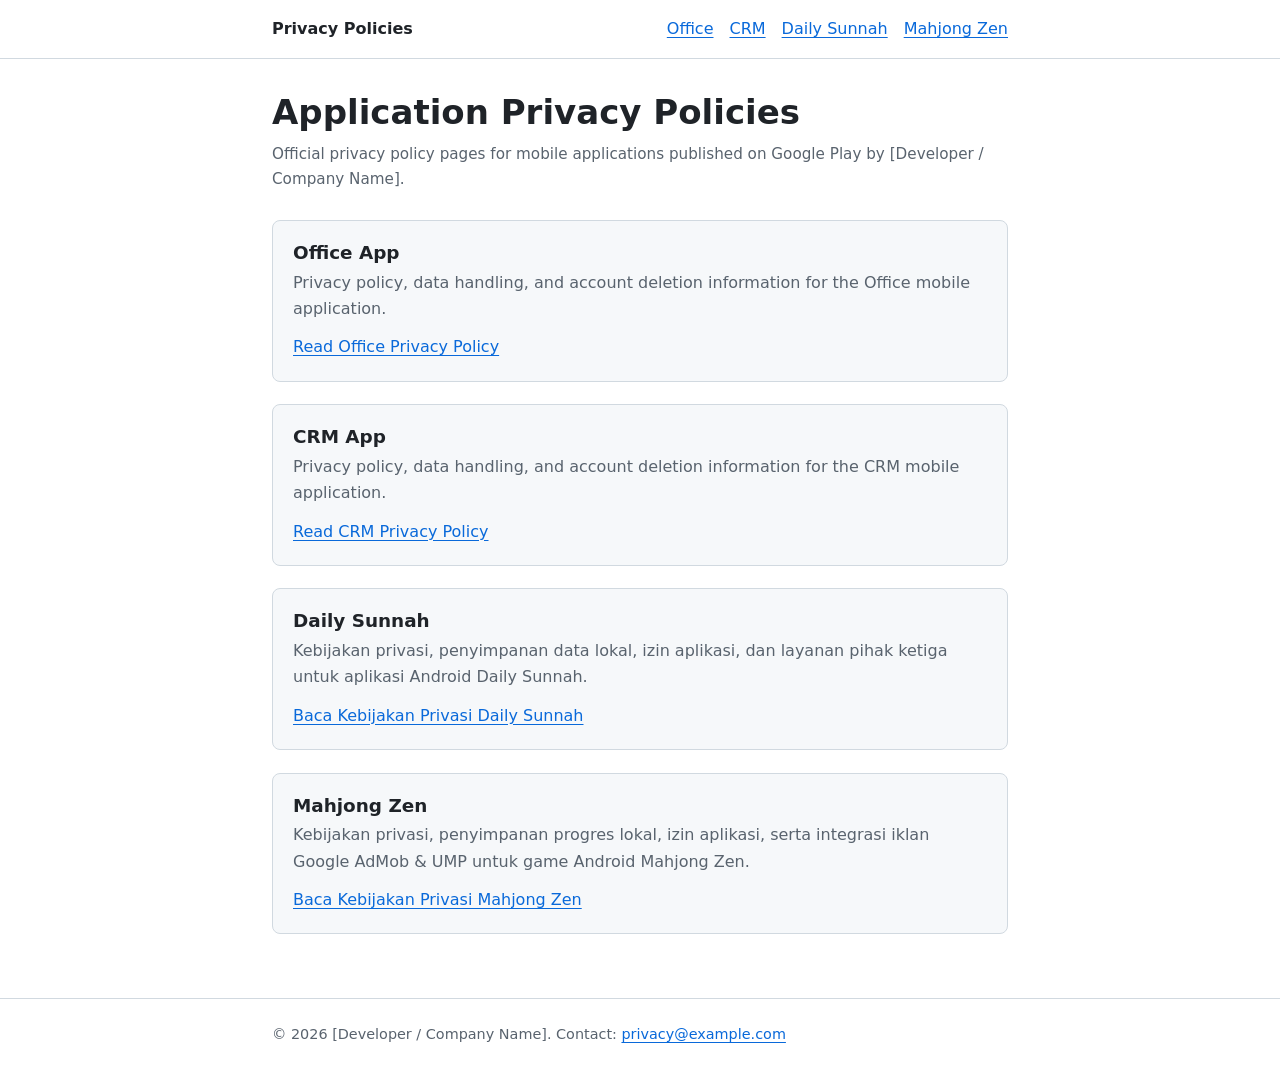
<file: index.html>
<!DOCTYPE html>
<html lang="en">
<head>
  <meta charset="utf-8">
  <meta name="viewport" content="width=device-width, initial-scale=1.0">
  <meta name="color-scheme" content="light dark">
  <title>Privacy Policies | Developer Apps</title>
  <link rel="stylesheet" href="/styles.css">
</head>
<body>
  <header class="site-header">
    <div class="container site-nav">
      <a class="site-brand" href="/">Privacy Policies</a>
      <nav aria-label="Applications">
        <ul class="nav-links">
          <li><a href="/office">Office</a></li>
          <li><a href="/crm">CRM</a></li>
          <li><a href="/daily-sunnah">Daily Sunnah</a></li>
          <li><a href="/mahjong-zen">Mahjong Zen</a></li>
        </ul>
      </nav>
    </div>
  </header>

  <main class="container">
    <h1>Application Privacy Policies</h1>
    <p class="meta">Official privacy policy pages for mobile applications published on Google Play by [Developer / Company Name].</p>

    <ul class="app-list">
      <li class="app-card">
        <h2>Office App</h2>
        <p>Privacy policy, data handling, and account deletion information for the Office mobile application.</p>
        <a href="/office">Read Office Privacy Policy</a>
      </li>
      <li class="app-card">
        <h2>CRM App</h2>
        <p>Privacy policy, data handling, and account deletion information for the CRM mobile application.</p>
        <a href="/crm">Read CRM Privacy Policy</a>
      </li>
      <li class="app-card" lang="id">
        <h2>Daily Sunnah</h2>
        <p>Kebijakan privasi, penyimpanan data lokal, izin aplikasi, dan layanan pihak ketiga untuk aplikasi Android Daily Sunnah.</p>
        <a href="/daily-sunnah">Baca Kebijakan Privasi Daily Sunnah</a>
      </li>
      <li class="app-card" lang="id">
        <h2>Mahjong Zen</h2>
        <p>Kebijakan privasi, penyimpanan progres lokal, izin aplikasi, serta integrasi iklan Google AdMob &amp; UMP untuk game Android Mahjong Zen.</p>
        <a href="/mahjong-zen">Baca Kebijakan Privasi Mahjong Zen</a>
      </li>
    </ul>
  </main>

  <footer class="site-footer">
    <div class="container">
      <p>&copy; 2026 [Developer / Company Name]. Contact: <a href="mailto:privacy@example.com">privacy@example.com</a></p>
    </div>
  </footer>
</body>
</html>
</file>
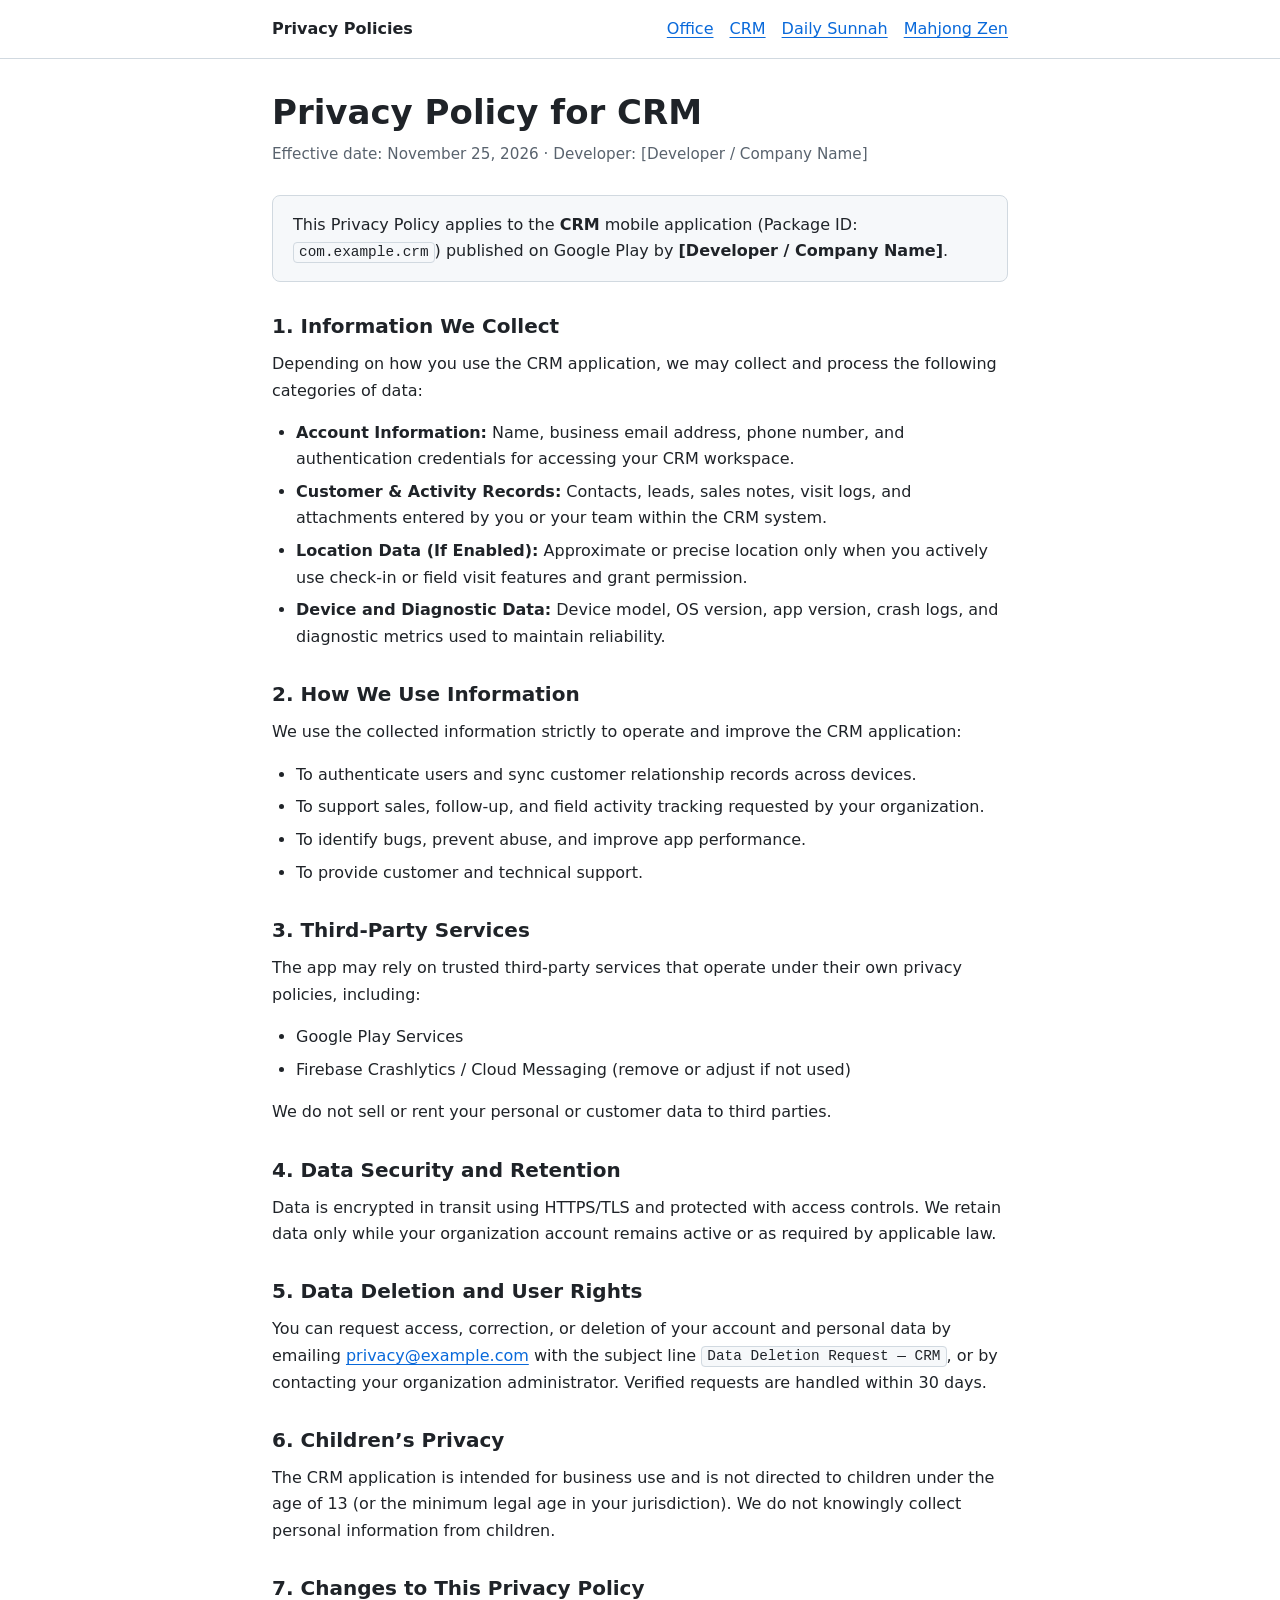
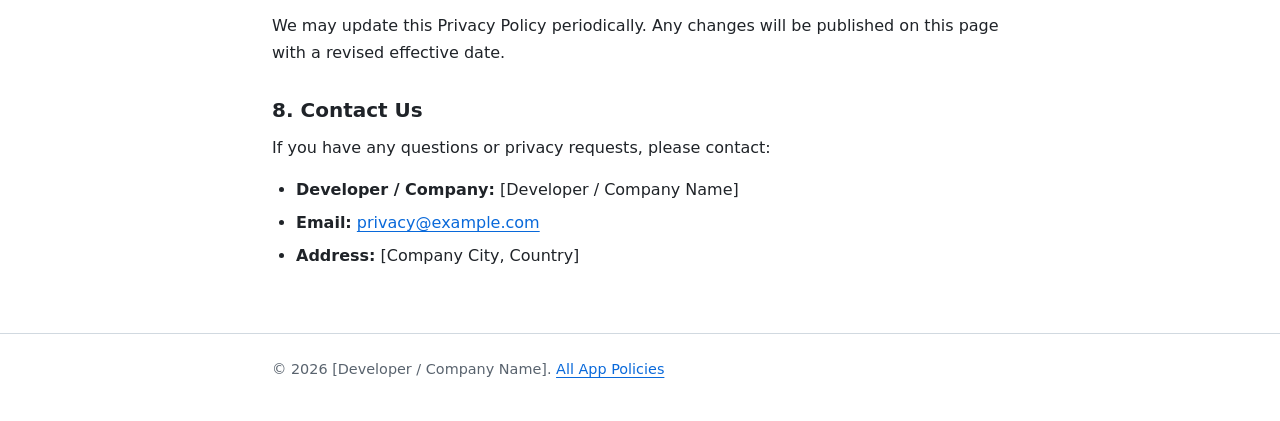
<file: crm.html>
<!DOCTYPE html>
<html lang="en">
<head>
  <meta charset="utf-8">
  <meta name="viewport" content="width=device-width, initial-scale=1.0">
  <meta name="color-scheme" content="light dark">
  <title>Privacy Policy — CRM</title>
  <link rel="stylesheet" href="/styles.css">
</head>
<body>
  <header class="site-header">
    <div class="container site-nav">
      <a class="site-brand" href="/">Privacy Policies</a>
      <nav aria-label="Applications">
        <ul class="nav-links">
          <li><a href="/office">Office</a></li>
          <li><a href="/crm" aria-current="page">CRM</a></li>
          <li><a href="/daily-sunnah">Daily Sunnah</a></li>
          <li><a href="/mahjong-zen">Mahjong Zen</a></li>
        </ul>
      </nav>
    </div>
  </header>

  <main class="container">
    <article>
      <h1>Privacy Policy for CRM</h1>
      <p class="meta">Effective date: November 25, 2026 &middot; Developer: [Developer / Company Name]</p>

      <div class="notice">
        <p>This Privacy Policy applies to the <strong>CRM</strong> mobile application (Package ID: <code>com.example.crm</code>) published on Google Play by <strong>[Developer / Company Name]</strong>.</p>
      </div>

      <h2>1. Information We Collect</h2>
      <p>Depending on how you use the CRM application, we may collect and process the following categories of data:</p>
      <ul>
        <li><strong>Account Information:</strong> Name, business email address, phone number, and authentication credentials for accessing your CRM workspace.</li>
        <li><strong>Customer &amp; Activity Records:</strong> Contacts, leads, sales notes, visit logs, and attachments entered by you or your team within the CRM system.</li>
        <li><strong>Location Data (If Enabled):</strong> Approximate or precise location only when you actively use check-in or field visit features and grant permission.</li>
        <li><strong>Device and Diagnostic Data:</strong> Device model, OS version, app version, crash logs, and diagnostic metrics used to maintain reliability.</li>
      </ul>

      <h2>2. How We Use Information</h2>
      <p>We use the collected information strictly to operate and improve the CRM application:</p>
      <ul>
        <li>To authenticate users and sync customer relationship records across devices.</li>
        <li>To support sales, follow-up, and field activity tracking requested by your organization.</li>
        <li>To identify bugs, prevent abuse, and improve app performance.</li>
        <li>To provide customer and technical support.</li>
      </ul>

      <h2>3. Third-Party Services</h2>
      <p>The app may rely on trusted third-party services that operate under their own privacy policies, including:</p>
      <ul>
        <li>Google Play Services</li>
        <li>Firebase Crashlytics / Cloud Messaging (remove or adjust if not used)</li>
      </ul>
      <p>We do not sell or rent your personal or customer data to third parties.</p>

      <h2>4. Data Security and Retention</h2>
      <p>Data is encrypted in transit using HTTPS/TLS and protected with access controls. We retain data only while your organization account remains active or as required by applicable law.</p>

      <h2>5. Data Deletion and User Rights</h2>
      <p>You can request access, correction, or deletion of your account and personal data by emailing <a href="mailto:privacy@example.com">privacy@example.com</a> with the subject line <code>Data Deletion Request — CRM</code>, or by contacting your organization administrator. Verified requests are handled within 30 days.</p>

      <h2>6. Children&rsquo;s Privacy</h2>
      <p>The CRM application is intended for business use and is not directed to children under the age of 13 (or the minimum legal age in your jurisdiction). We do not knowingly collect personal information from children.</p>

      <h2>7. Changes to This Privacy Policy</h2>
      <p>We may update this Privacy Policy periodically. Any changes will be published on this page with a revised effective date.</p>

      <h2>8. Contact Us</h2>
      <p>If you have any questions or privacy requests, please contact:</p>
      <ul>
        <li><strong>Developer / Company:</strong> [Developer / Company Name]</li>
        <li><strong>Email:</strong> <a href="mailto:privacy@example.com">privacy@example.com</a></li>
        <li><strong>Address:</strong> [Company City, Country]</li>
      </ul>
    </article>
  </main>

  <footer class="site-footer">
    <div class="container">
      <p>&copy; 2026 [Developer / Company Name]. <a href="/">All App Policies</a></p>
    </div>
  </footer>
</body>
</html>
</file>
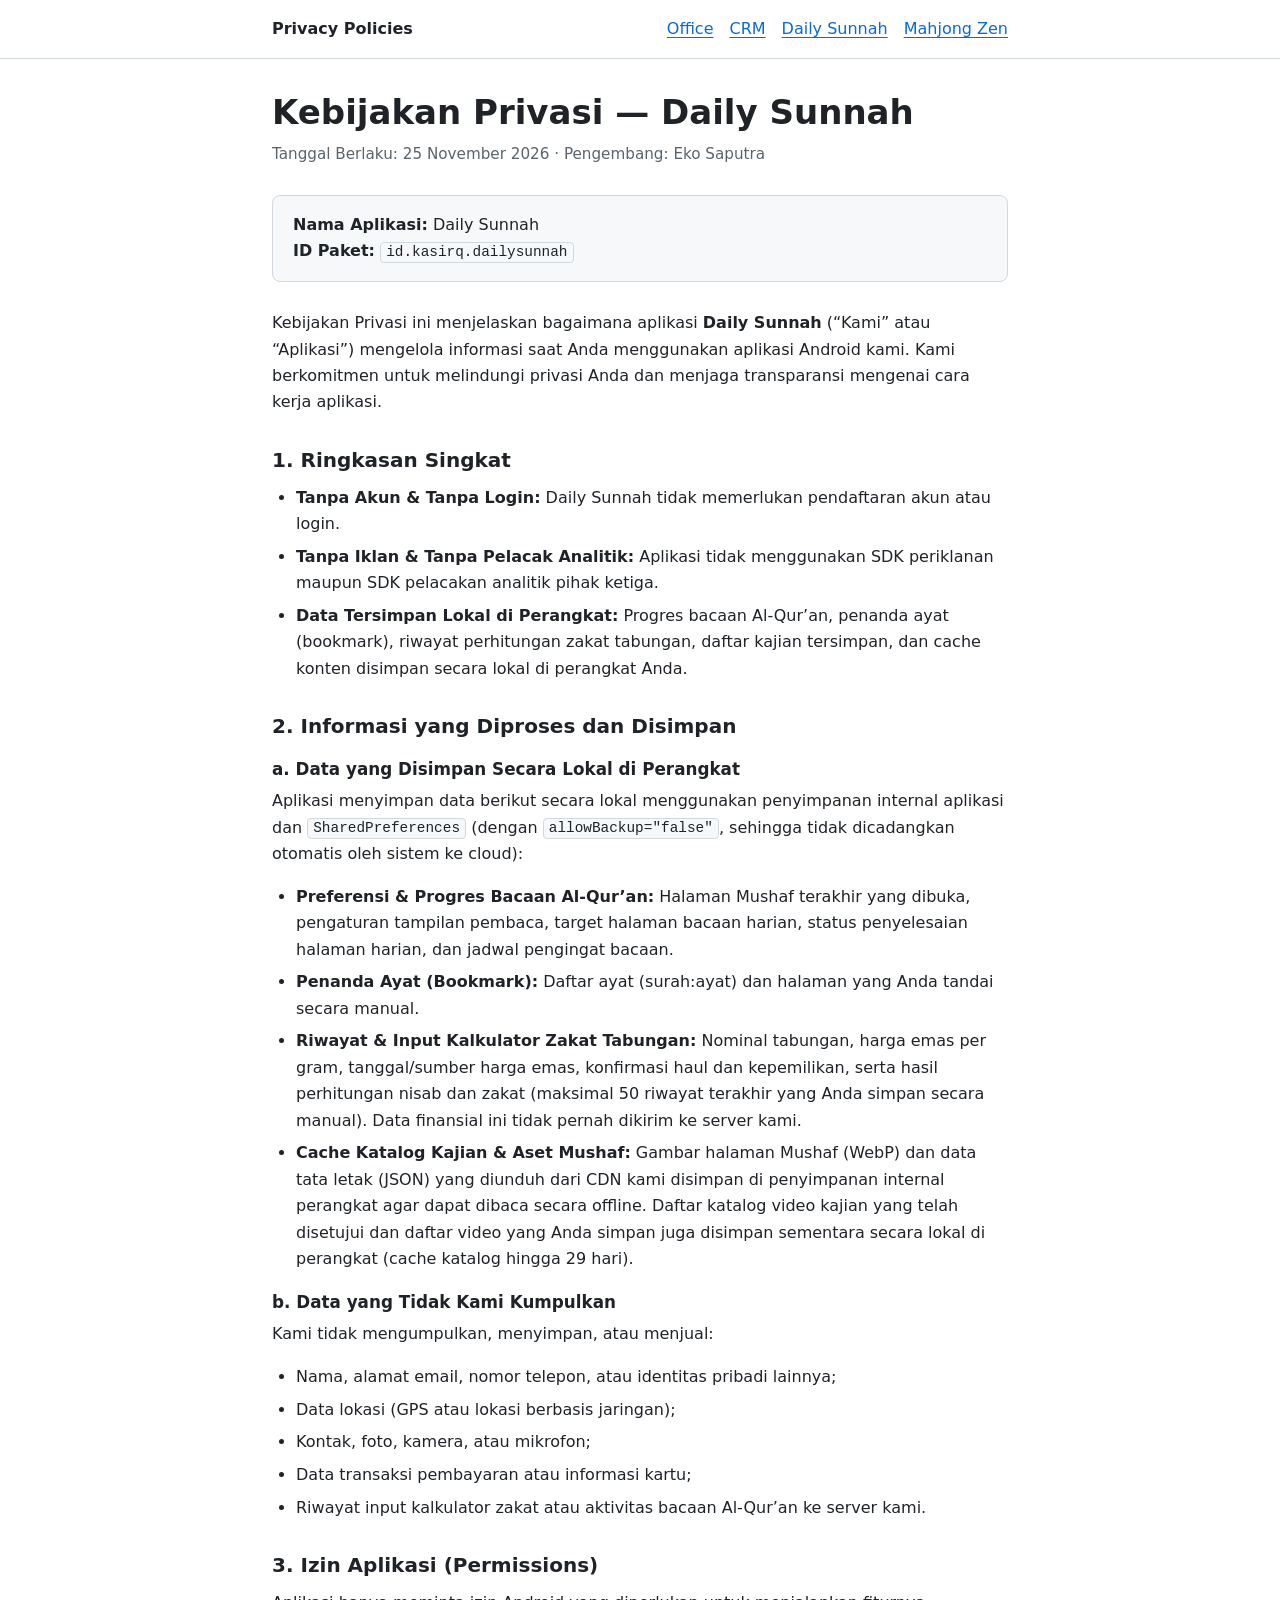
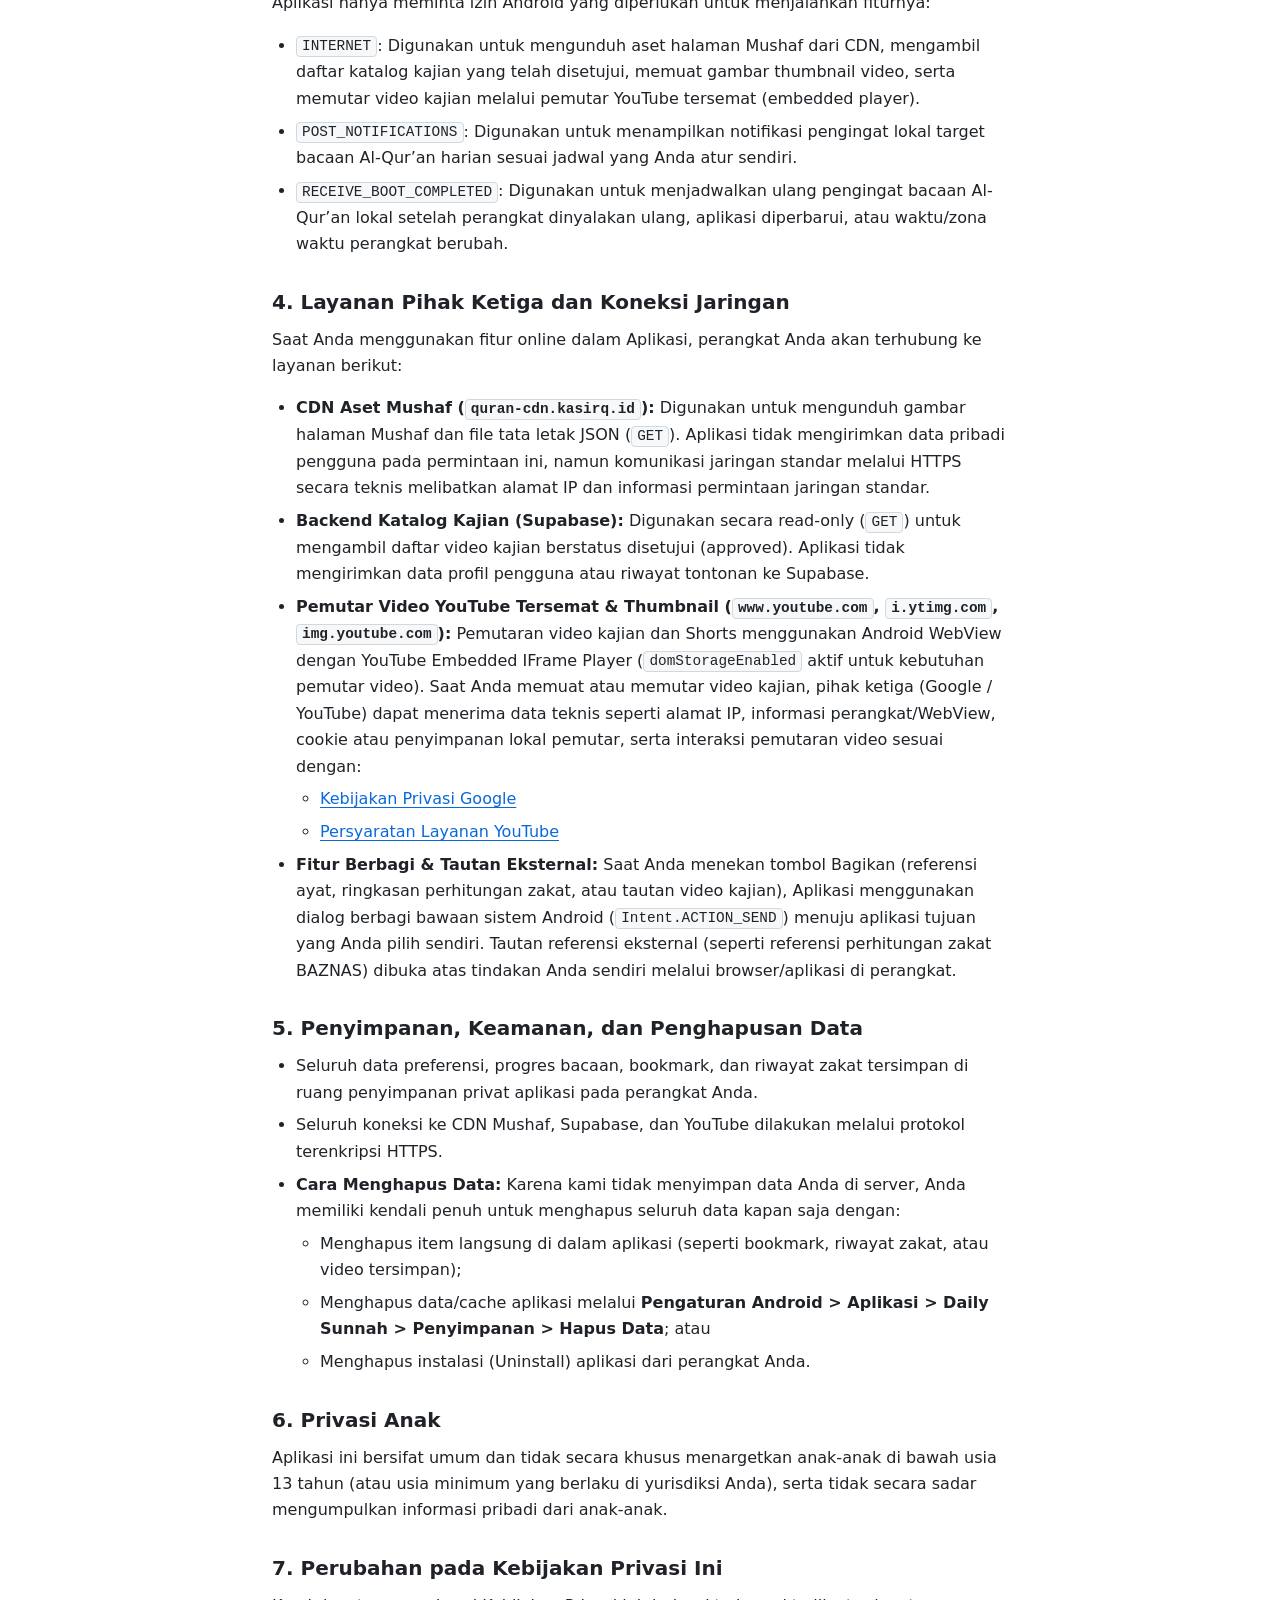
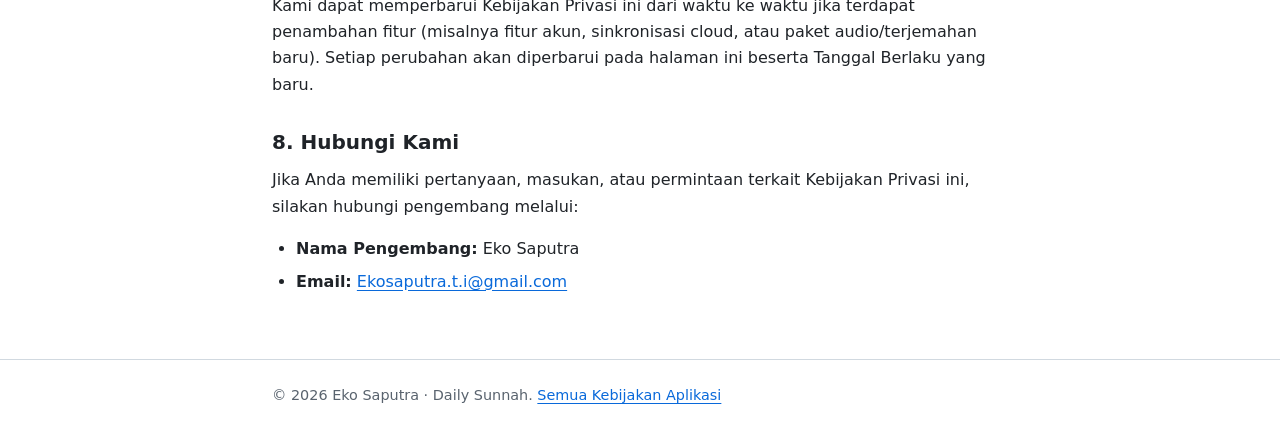
<file: daily-sunnah.html>
<!DOCTYPE html>
<html lang="id">
<head>
  <meta charset="utf-8">
  <meta name="viewport" content="width=device-width, initial-scale=1.0">
  <meta name="color-scheme" content="light dark">
  <title>Kebijakan Privasi — Daily Sunnah</title>
  <link rel="stylesheet" href="/styles.css">
</head>
<body>
  <header class="site-header">
    <div class="container site-nav">
      <a class="site-brand" href="/">Privacy Policies</a>
      <nav aria-label="Aplikasi">
        <ul class="nav-links">
          <li><a href="/office">Office</a></li>
          <li><a href="/crm">CRM</a></li>
          <li><a href="/daily-sunnah" aria-current="page">Daily Sunnah</a></li>
          <li><a href="/mahjong-zen">Mahjong Zen</a></li>
        </ul>
      </nav>
    </div>
  </header>

  <main class="container">
    <article>
      <h1>Kebijakan Privasi — Daily Sunnah</h1>
      <p class="meta">Tanggal Berlaku: 25 November 2026 &middot; Pengembang: Eko Saputra</p>

      <div class="notice">
        <p><strong>Nama Aplikasi:</strong> Daily Sunnah<br>
        <strong>ID Paket:</strong> <code>id.kasirq.dailysunnah</code></p>
      </div>

      <p>Kebijakan Privasi ini menjelaskan bagaimana aplikasi <strong>Daily Sunnah</strong> (&ldquo;Kami&rdquo; atau &ldquo;Aplikasi&rdquo;) mengelola informasi saat Anda menggunakan aplikasi Android kami. Kami berkomitmen untuk melindungi privasi Anda dan menjaga transparansi mengenai cara kerja aplikasi.</p>

      <h2>1. Ringkasan Singkat</h2>
      <ul>
        <li><strong>Tanpa Akun &amp; Tanpa Login:</strong> Daily Sunnah tidak memerlukan pendaftaran akun atau login.</li>
        <li><strong>Tanpa Iklan &amp; Tanpa Pelacak Analitik:</strong> Aplikasi tidak menggunakan SDK periklanan maupun SDK pelacakan analitik pihak ketiga.</li>
        <li><strong>Data Tersimpan Lokal di Perangkat:</strong> Progres bacaan Al-Qur&rsquo;an, penanda ayat (<span lang="en">bookmark</span>), riwayat perhitungan zakat tabungan, daftar kajian tersimpan, dan cache konten disimpan secara lokal di perangkat Anda.</li>
      </ul>

      <h2>2. Informasi yang Diproses dan Disimpan</h2>

      <h3>a. Data yang Disimpan Secara Lokal di Perangkat</h3>
      <p>Aplikasi menyimpan data berikut secara lokal menggunakan penyimpanan internal aplikasi dan <code lang="en">SharedPreferences</code> (dengan <code lang="en">allowBackup="false"</code>, sehingga tidak dicadangkan otomatis oleh sistem ke cloud):</p>
      <ul>
        <li>
          <strong>Preferensi &amp; Progres Bacaan Al-Qur&rsquo;an:</strong>
          Halaman Mushaf terakhir yang dibuka, pengaturan tampilan pembaca, target halaman bacaan harian, status penyelesaian halaman harian, dan jadwal pengingat bacaan.
        </li>
        <li>
          <strong>Penanda Ayat (<span lang="en">Bookmark</span>):</strong>
          Daftar ayat (surah:ayat) dan halaman yang Anda tandai secara manual.
        </li>
        <li>
          <strong>Riwayat &amp; Input Kalkulator Zakat Tabungan:</strong>
          Nominal tabungan, harga emas per gram, tanggal/sumber harga emas, konfirmasi haul dan kepemilikan, serta hasil perhitungan nisab dan zakat (maksimal 50 riwayat terakhir yang Anda simpan secara manual). Data finansial ini tidak pernah dikirim ke server kami.
        </li>
        <li>
          <strong>Cache Katalog Kajian &amp; Aset Mushaf:</strong>
          Gambar halaman Mushaf (WebP) dan data tata letak (JSON) yang diunduh dari CDN kami disimpan di penyimpanan internal perangkat agar dapat dibaca secara offline. Daftar katalog video kajian yang telah disetujui dan daftar video yang Anda simpan juga disimpan sementara secara lokal di perangkat (cache katalog hingga 29 hari).
        </li>
      </ul>

      <h3>b. Data yang Tidak Kami Kumpulkan</h3>
      <p>Kami tidak mengumpulkan, menyimpan, atau menjual:</p>
      <ul>
        <li>Nama, alamat email, nomor telepon, atau identitas pribadi lainnya;</li>
        <li>Data lokasi (GPS atau lokasi berbasis jaringan);</li>
        <li>Kontak, foto, kamera, atau mikrofon;</li>
        <li>Data transaksi pembayaran atau informasi kartu;</li>
        <li>Riwayat input kalkulator zakat atau aktivitas bacaan Al-Qur&rsquo;an ke server kami.</li>
      </ul>

      <h2>3. Izin Aplikasi (<span lang="en">Permissions</span>)</h2>
      <p>Aplikasi hanya meminta izin Android yang diperlukan untuk menjalankan fiturnya:</p>
      <ul>
        <li>
          <code lang="en">INTERNET</code>:
          Digunakan untuk mengunduh aset halaman Mushaf dari CDN, mengambil daftar katalog kajian yang telah disetujui, memuat gambar thumbnail video, serta memutar video kajian melalui pemutar YouTube tersemat (<span lang="en">embedded player</span>).
        </li>
        <li>
          <code lang="en">POST_NOTIFICATIONS</code>:
          Digunakan untuk menampilkan notifikasi pengingat lokal target bacaan Al-Qur&rsquo;an harian sesuai jadwal yang Anda atur sendiri.
        </li>
        <li>
          <code lang="en">RECEIVE_BOOT_COMPLETED</code>:
          Digunakan untuk menjadwalkan ulang pengingat bacaan Al-Qur&rsquo;an lokal setelah perangkat dinyalakan ulang, aplikasi diperbarui, atau waktu/zona waktu perangkat berubah.
        </li>
      </ul>

      <h2>4. Layanan Pihak Ketiga dan Koneksi Jaringan</h2>
      <p>Saat Anda menggunakan fitur online dalam Aplikasi, perangkat Anda akan terhubung ke layanan berikut:</p>
      <ul>
        <li>
          <strong>CDN Aset Mushaf (<code>quran-cdn.kasirq.id</code>):</strong>
          Digunakan untuk mengunduh gambar halaman Mushaf dan file tata letak JSON (<code lang="en">GET</code>). Aplikasi tidak mengirimkan data pribadi pengguna pada permintaan ini, namun komunikasi jaringan standar melalui HTTPS secara teknis melibatkan alamat IP dan informasi permintaan jaringan standar.
        </li>
        <li>
          <strong>Backend Katalog Kajian (Supabase):</strong>
          Digunakan secara <span lang="en">read-only</span> (<code lang="en">GET</code>) untuk mengambil daftar video kajian berstatus disetujui (<span lang="en">approved</span>). Aplikasi tidak mengirimkan data profil pengguna atau riwayat tontonan ke Supabase.
        </li>
        <li>
          <strong>Pemutar Video YouTube Tersemat &amp; Thumbnail (<code>www.youtube.com</code>, <code>i.ytimg.com</code>, <code>img.youtube.com</code>):</strong>
          Pemutaran video kajian dan Shorts menggunakan Android <span lang="en">WebView</span> dengan <span lang="en">YouTube Embedded IFrame Player</span> (<code lang="en">domStorageEnabled</code> aktif untuk kebutuhan pemutar video). Saat Anda memuat atau memutar video kajian, pihak ketiga (Google / YouTube) dapat menerima data teknis seperti alamat IP, informasi perangkat/WebView, cookie atau penyimpanan lokal pemutar, serta interaksi pemutaran video sesuai dengan:
          <ul>
            <li><a href="https://policies.google.com/privacy" rel="noopener noreferrer">Kebijakan Privasi Google</a></li>
            <li><a href="https://www.youtube.com/t/terms" rel="noopener noreferrer">Persyaratan Layanan YouTube</a></li>
          </ul>
        </li>
        <li>
          <strong>Fitur Berbagi &amp; Tautan Eksternal:</strong>
          Saat Anda menekan tombol Bagikan (referensi ayat, ringkasan perhitungan zakat, atau tautan video kajian), Aplikasi menggunakan dialog berbagi bawaan sistem Android (<code lang="en">Intent.ACTION_SEND</code>) menuju aplikasi tujuan yang Anda pilih sendiri. Tautan referensi eksternal (seperti referensi perhitungan zakat BAZNAS) dibuka atas tindakan Anda sendiri melalui browser/aplikasi di perangkat.
        </li>
      </ul>

      <h2>5. Penyimpanan, Keamanan, dan Penghapusan Data</h2>
      <ul>
        <li>Seluruh data preferensi, progres bacaan, bookmark, dan riwayat zakat tersimpan di ruang penyimpanan privat aplikasi pada perangkat Anda.</li>
        <li>Seluruh koneksi ke CDN Mushaf, Supabase, dan YouTube dilakukan melalui protokol terenkripsi HTTPS.</li>
        <li>
          <strong>Cara Menghapus Data:</strong> Karena kami tidak menyimpan data Anda di server, Anda memiliki kendali penuh untuk menghapus seluruh data kapan saja dengan:
          <ul>
            <li>Menghapus item langsung di dalam aplikasi (seperti bookmark, riwayat zakat, atau video tersimpan);</li>
            <li>Menghapus data/cache aplikasi melalui <strong>Pengaturan Android &gt; Aplikasi &gt; Daily Sunnah &gt; Penyimpanan &gt; Hapus Data</strong>; atau</li>
            <li>Menghapus instalasi (<span lang="en">Uninstall</span>) aplikasi dari perangkat Anda.</li>
          </ul>
        </li>
      </ul>

      <h2>6. Privasi Anak</h2>
      <p>Aplikasi ini bersifat umum dan tidak secara khusus menargetkan anak-anak di bawah usia 13 tahun (atau usia minimum yang berlaku di yurisdiksi Anda), serta tidak secara sadar mengumpulkan informasi pribadi dari anak-anak.</p>

      <h2>7. Perubahan pada Kebijakan Privasi Ini</h2>
      <p>Kami dapat memperbarui Kebijakan Privasi ini dari waktu ke waktu jika terdapat penambahan fitur (misalnya fitur akun, sinkronisasi cloud, atau paket audio/terjemahan baru). Setiap perubahan akan diperbarui pada halaman ini beserta Tanggal Berlaku yang baru.</p>

      <h2>8. Hubungi Kami</h2>
      <p>Jika Anda memiliki pertanyaan, masukan, atau permintaan terkait Kebijakan Privasi ini, silakan hubungi pengembang melalui:</p>
      <ul>
        <li><strong>Nama Pengembang:</strong> Eko Saputra</li>
        <li><strong>Email:</strong> <a href="mailto:Ekosaputra.t.i@gmail.com">Ekosaputra.t.i@gmail.com</a></li>
      </ul>
    </article>
  </main>

  <footer class="site-footer">
    <div class="container">
      <p>&copy; 2026 Eko Saputra &middot; Daily Sunnah. <a href="/">Semua Kebijakan Aplikasi</a></p>
    </div>
  </footer>
</body>
</html>
</file>
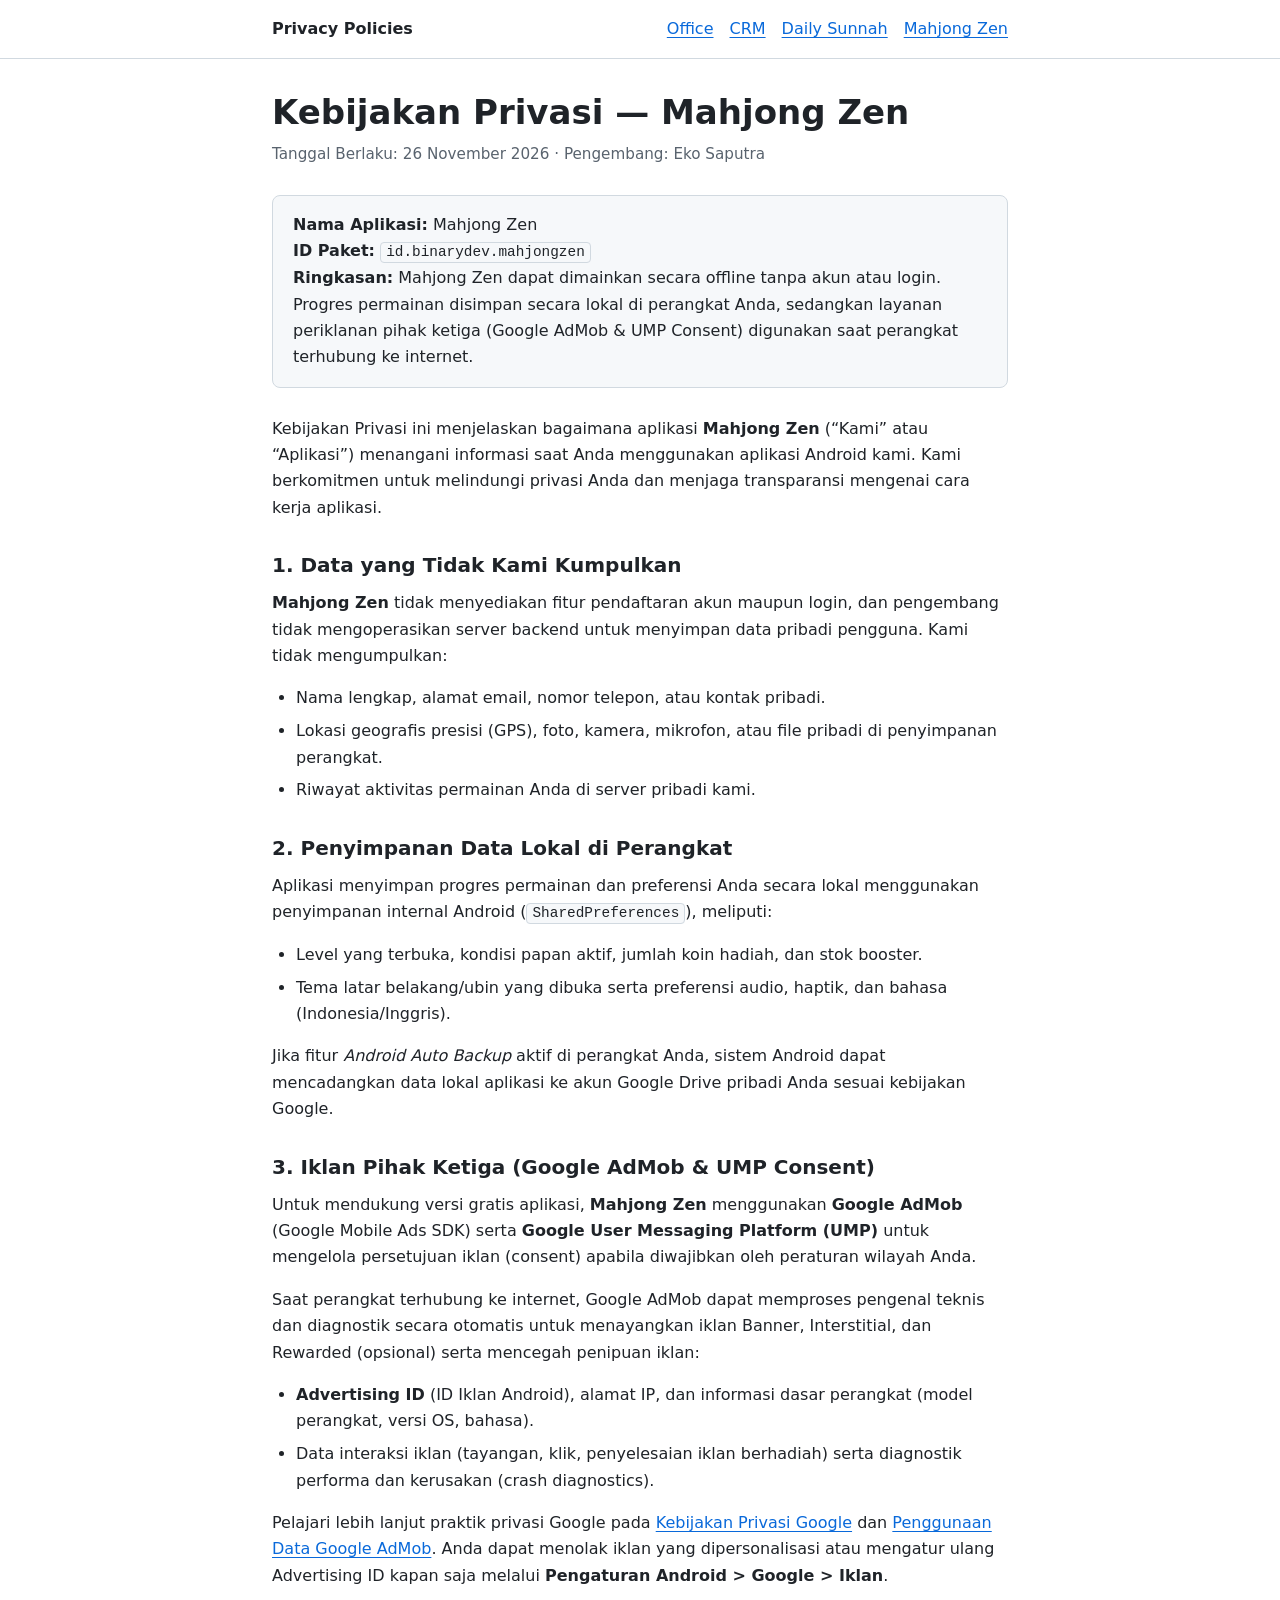
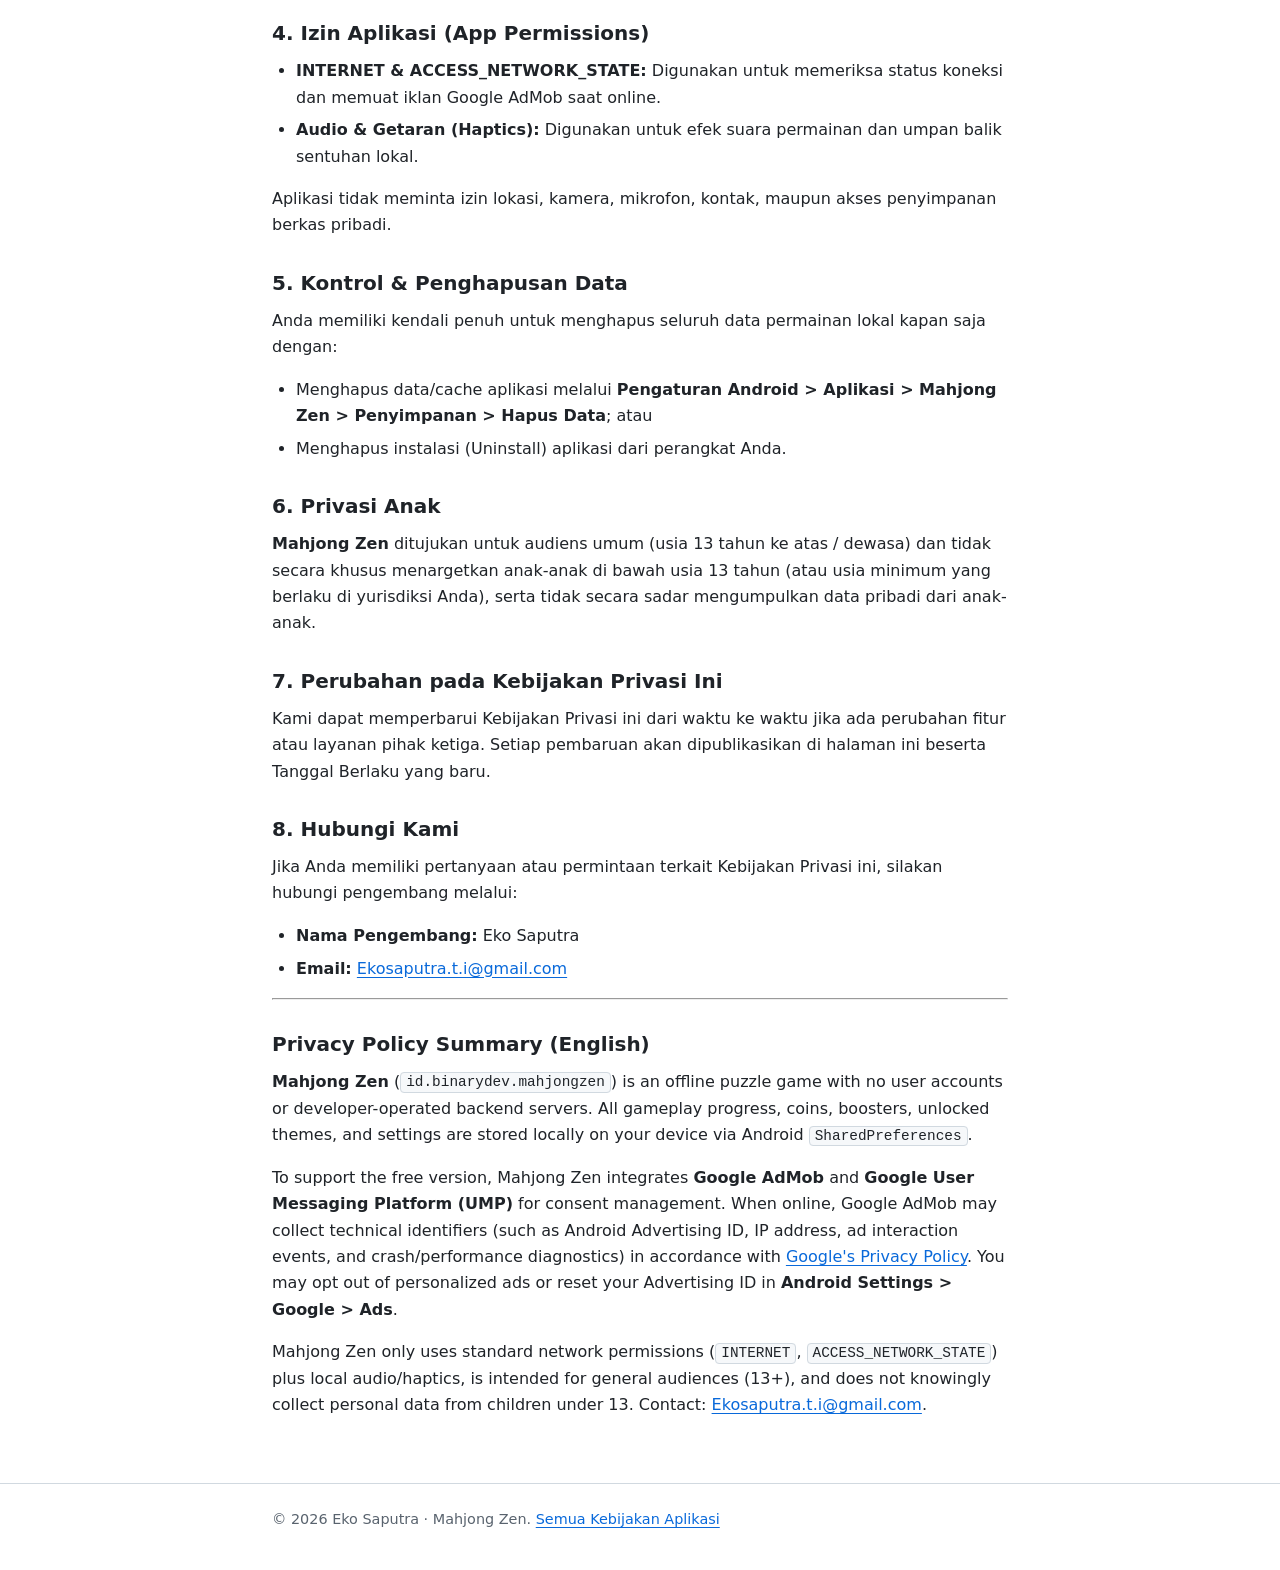
<file: mahjong-zen.html>
<!DOCTYPE html>
<html lang="id">
<head>
  <meta charset="utf-8">
  <meta name="viewport" content="width=device-width, initial-scale=1.0">
  <meta name="color-scheme" content="light dark">
  <title>Kebijakan Privasi — Mahjong Zen</title>
  <link rel="stylesheet" href="/styles.css">
</head>
<body>
  <header class="site-header">
    <div class="container site-nav">
      <a class="site-brand" href="/">Privacy Policies</a>
      <nav aria-label="Aplikasi">
        <ul class="nav-links">
          <li><a href="/office">Office</a></li>
          <li><a href="/crm">CRM</a></li>
          <li><a href="/daily-sunnah">Daily Sunnah</a></li>
          <li><a href="/mahjong-zen" aria-current="page">Mahjong Zen</a></li>
        </ul>
      </nav>
    </div>
  </header>

  <main class="container">
    <article>
      <h1>Kebijakan Privasi — Mahjong Zen</h1>
      <p class="meta">Tanggal Berlaku: 26 November 2026 &middot; Pengembang: Eko Saputra</p>

      <div class="notice">
        <p><strong>Nama Aplikasi:</strong> Mahjong Zen<br>
        <strong>ID Paket:</strong> <code>id.binarydev.mahjongzen</code><br>
        <strong>Ringkasan:</strong> Mahjong Zen dapat dimainkan secara offline tanpa akun atau login. Progres permainan disimpan secara lokal di perangkat Anda, sedangkan layanan periklanan pihak ketiga (Google AdMob &amp; UMP Consent) digunakan saat perangkat terhubung ke internet.</p>
      </div>

      <p>Kebijakan Privasi ini menjelaskan bagaimana aplikasi <strong>Mahjong Zen</strong> (&ldquo;Kami&rdquo; atau &ldquo;Aplikasi&rdquo;) menangani informasi saat Anda menggunakan aplikasi Android kami. Kami berkomitmen untuk melindungi privasi Anda dan menjaga transparansi mengenai cara kerja aplikasi.</p>

      <h2>1. Data yang Tidak Kami Kumpulkan</h2>
      <p><strong>Mahjong Zen</strong> tidak menyediakan fitur pendaftaran akun maupun login, dan pengembang tidak mengoperasikan server backend untuk menyimpan data pribadi pengguna. Kami tidak mengumpulkan:</p>
      <ul>
        <li>Nama lengkap, alamat email, nomor telepon, atau kontak pribadi.</li>
        <li>Lokasi geografis presisi (GPS), foto, kamera, mikrofon, atau file pribadi di penyimpanan perangkat.</li>
        <li>Riwayat aktivitas permainan Anda di server pribadi kami.</li>
      </ul>

      <h2>2. Penyimpanan Data Lokal di Perangkat</h2>
      <p>Aplikasi menyimpan progres permainan dan preferensi Anda secara lokal menggunakan penyimpanan internal Android (<code>SharedPreferences</code>), meliputi:</p>
      <ul>
        <li>Level yang terbuka, kondisi papan aktif, jumlah koin hadiah, dan stok booster.</li>
        <li>Tema latar belakang/ubin yang dibuka serta preferensi audio, haptik, dan bahasa (Indonesia/Inggris).</li>
      </ul>
      <p>Jika fitur <em>Android Auto Backup</em> aktif di perangkat Anda, sistem Android dapat mencadangkan data lokal aplikasi ke akun Google Drive pribadi Anda sesuai kebijakan Google.</p>

      <h2>3. Iklan Pihak Ketiga (Google AdMob &amp; UMP Consent)</h2>
      <p>Untuk mendukung versi gratis aplikasi, <strong>Mahjong Zen</strong> menggunakan <strong>Google AdMob</strong> (Google Mobile Ads SDK) serta <strong>Google User Messaging Platform (UMP)</strong> untuk mengelola persetujuan iklan (<span lang="en">consent</span>) apabila diwajibkan oleh peraturan wilayah Anda.</p>
      <p>Saat perangkat terhubung ke internet, Google AdMob dapat memproses pengenal teknis dan diagnostik secara otomatis untuk menayangkan iklan Banner, Interstitial, dan Rewarded (opsional) serta mencegah penipuan iklan:</p>
      <ul>
        <li><strong>Advertising ID</strong> (ID Iklan Android), alamat IP, dan informasi dasar perangkat (model perangkat, versi OS, bahasa).</li>
        <li>Data interaksi iklan (tayangan, klik, penyelesaian iklan berhadiah) serta diagnostik performa dan kerusakan (<span lang="en">crash diagnostics</span>).</li>
      </ul>
      <p>Pelajari lebih lanjut praktik privasi Google pada <a href="https://policies.google.com/privacy" target="_blank" rel="noopener noreferrer">Kebijakan Privasi Google</a> dan <a href="https://support.google.com/admob/answer/6128543" target="_blank" rel="noopener noreferrer">Penggunaan Data Google AdMob</a>. Anda dapat menolak iklan yang dipersonalisasi atau mengatur ulang Advertising ID kapan saja melalui <strong>Pengaturan Android &gt; Google &gt; Iklan</strong>.</p>

      <h2>4. Izin Aplikasi (<span lang="en">App Permissions</span>)</h2>
      <ul>
        <li><strong>INTERNET &amp; ACCESS_NETWORK_STATE:</strong> Digunakan untuk memeriksa status koneksi dan memuat iklan Google AdMob saat online.</li>
        <li><strong>Audio &amp; Getaran (<span lang="en">Haptics</span>):</strong> Digunakan untuk efek suara permainan dan umpan balik sentuhan lokal.</li>
      </ul>
      <p>Aplikasi tidak meminta izin lokasi, kamera, mikrofon, kontak, maupun akses penyimpanan berkas pribadi.</p>

      <h2>5. Kontrol &amp; Penghapusan Data</h2>
      <p>Anda memiliki kendali penuh untuk menghapus seluruh data permainan lokal kapan saja dengan:</p>
      <ul>
        <li>Menghapus data/cache aplikasi melalui <strong>Pengaturan Android &gt; Aplikasi &gt; Mahjong Zen &gt; Penyimpanan &gt; Hapus Data</strong>; atau</li>
        <li>Menghapus instalasi (<span lang="en">Uninstall</span>) aplikasi dari perangkat Anda.</li>
      </ul>

      <h2>6. Privasi Anak</h2>
      <p><strong>Mahjong Zen</strong> ditujukan untuk audiens umum (usia 13 tahun ke atas / dewasa) dan tidak secara khusus menargetkan anak-anak di bawah usia 13 tahun (atau usia minimum yang berlaku di yurisdiksi Anda), serta tidak secara sadar mengumpulkan data pribadi dari anak-anak.</p>

      <h2>7. Perubahan pada Kebijakan Privasi Ini</h2>
      <p>Kami dapat memperbarui Kebijakan Privasi ini dari waktu ke waktu jika ada perubahan fitur atau layanan pihak ketiga. Setiap pembaruan akan dipublikasikan di halaman ini beserta Tanggal Berlaku yang baru.</p>

      <h2>8. Hubungi Kami</h2>
      <p>Jika Anda memiliki pertanyaan atau permintaan terkait Kebijakan Privasi ini, silakan hubungi pengembang melalui:</p>
      <ul>
        <li><strong>Nama Pengembang:</strong> Eko Saputra</li>
        <li><strong>Email:</strong> <a href="mailto:Ekosaputra.t.i@gmail.com">Ekosaputra.t.i@gmail.com</a></li>
      </ul>

      <hr>

      <section lang="en">
        <h2>Privacy Policy Summary (English)</h2>
        <p><strong>Mahjong Zen</strong> (<code>id.binarydev.mahjongzen</code>) is an offline puzzle game with no user accounts or developer-operated backend servers. All gameplay progress, coins, boosters, unlocked themes, and settings are stored locally on your device via Android <code>SharedPreferences</code>.</p>
        <p>To support the free version, Mahjong Zen integrates <strong>Google AdMob</strong> and <strong>Google User Messaging Platform (UMP)</strong> for consent management. When online, Google AdMob may collect technical identifiers (such as Android Advertising ID, IP address, ad interaction events, and crash/performance diagnostics) in accordance with <a href="https://policies.google.com/privacy" target="_blank" rel="noopener noreferrer">Google's Privacy Policy</a>. You may opt out of personalized ads or reset your Advertising ID in <strong>Android Settings &gt; Google &gt; Ads</strong>.</p>
        <p>Mahjong Zen only uses standard network permissions (<code>INTERNET</code>, <code>ACCESS_NETWORK_STATE</code>) plus local audio/haptics, is intended for general audiences (13+), and does not knowingly collect personal data from children under 13. Contact: <a href="mailto:Ekosaputra.t.i@gmail.com">Ekosaputra.t.i@gmail.com</a>.</p>
      </section>
    </article>
  </main>

  <footer class="site-footer">
    <div class="container">
      <p>&copy; 2026 Eko Saputra &middot; Mahjong Zen. <a href="/">Semua Kebijakan Aplikasi</a></p>
    </div>
  </footer>
</body>
</html>
</file>
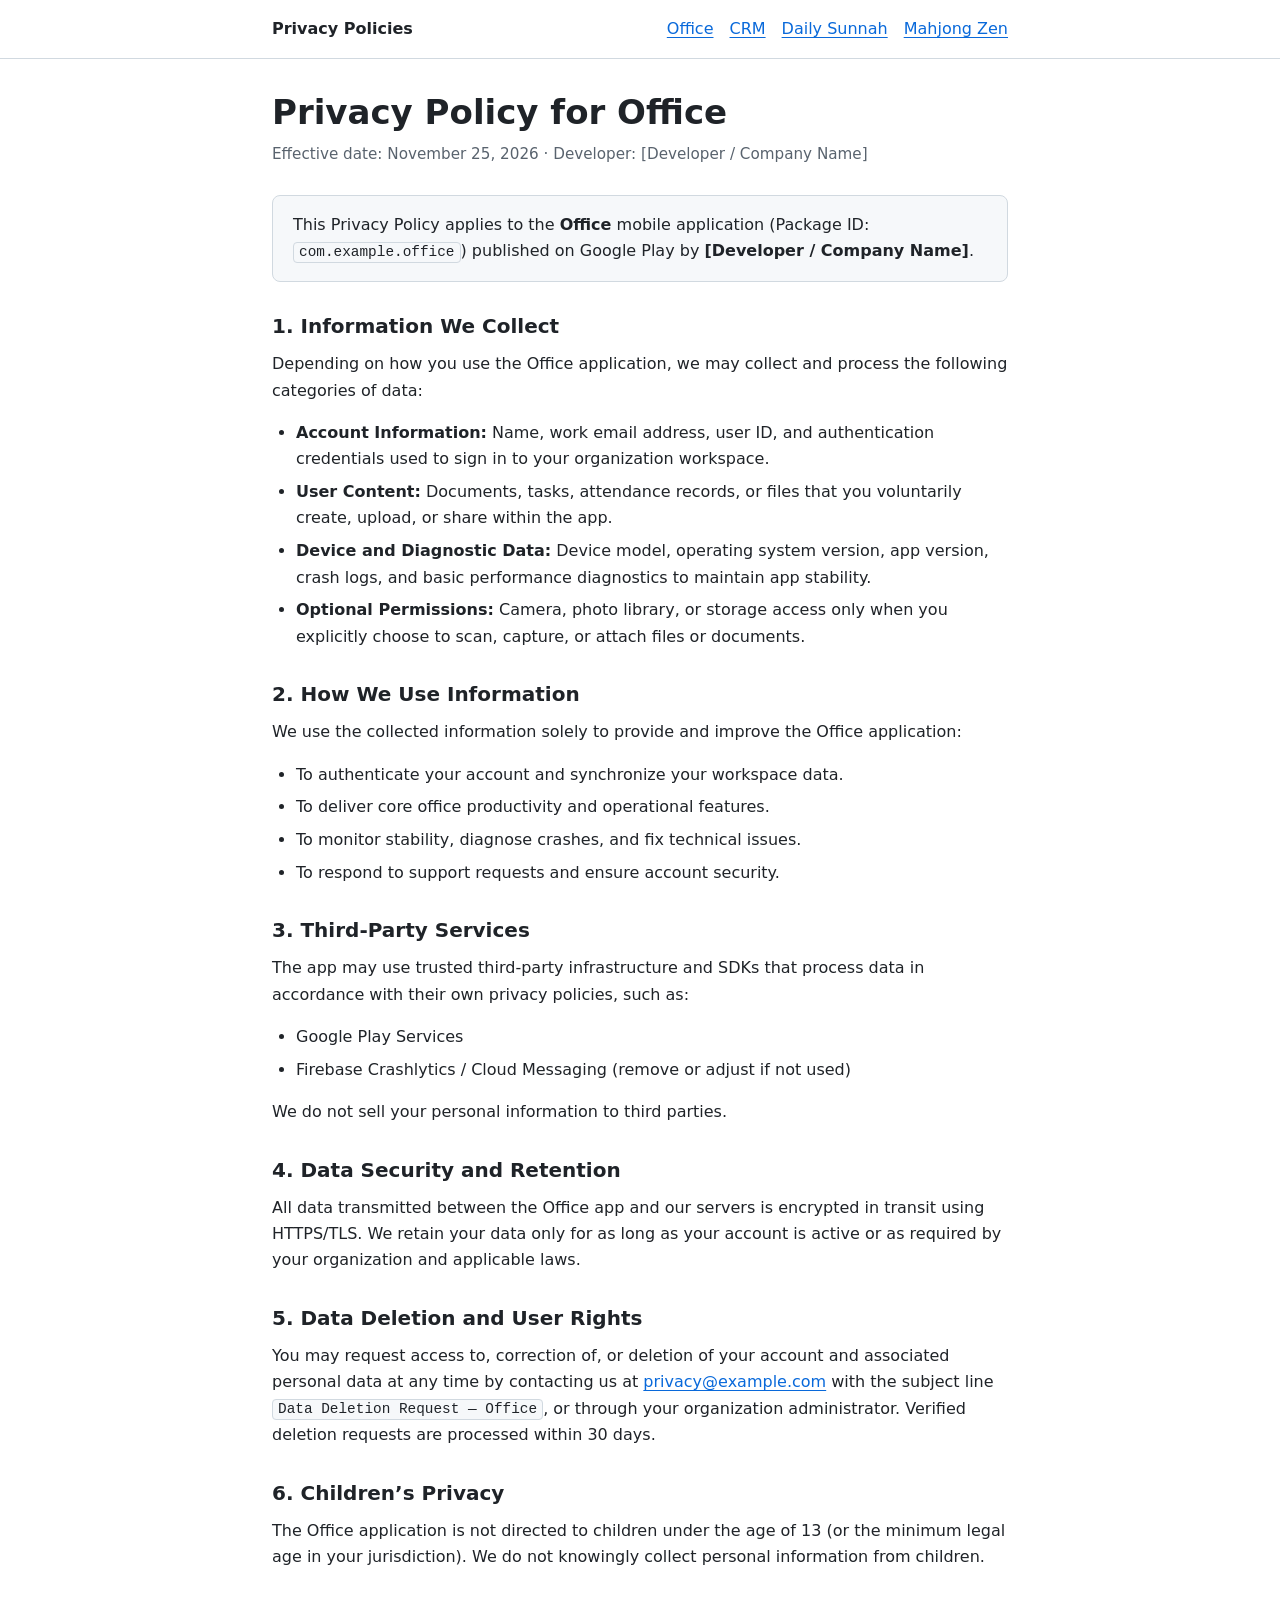
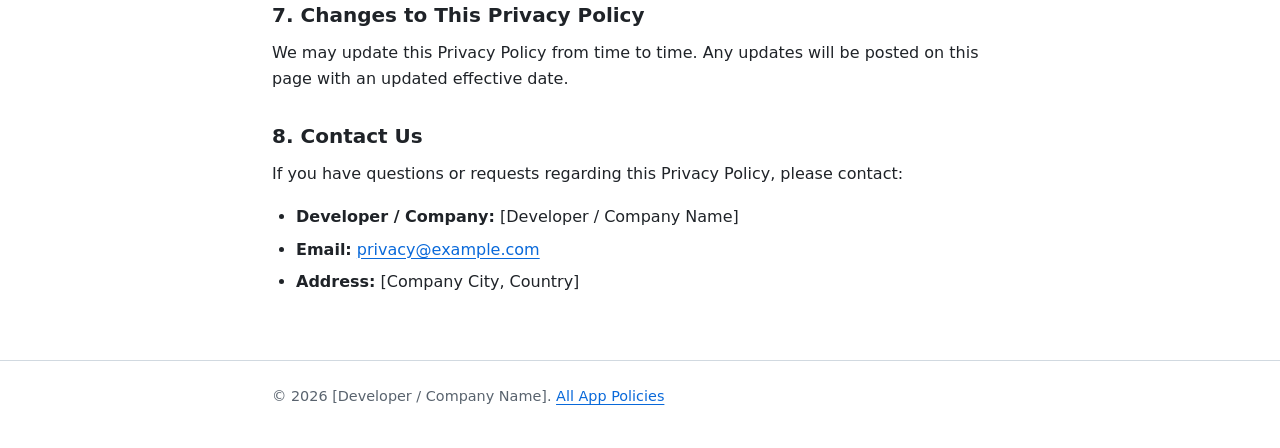
<file: office.html>
<!DOCTYPE html>
<html lang="en">
<head>
  <meta charset="utf-8">
  <meta name="viewport" content="width=device-width, initial-scale=1.0">
  <meta name="color-scheme" content="light dark">
  <title>Privacy Policy — Office</title>
  <link rel="stylesheet" href="/styles.css">
</head>
<body>
  <header class="site-header">
    <div class="container site-nav">
      <a class="site-brand" href="/">Privacy Policies</a>
      <nav aria-label="Applications">
        <ul class="nav-links">
          <li><a href="/office" aria-current="page">Office</a></li>
          <li><a href="/crm">CRM</a></li>
          <li><a href="/daily-sunnah">Daily Sunnah</a></li>
          <li><a href="/mahjong-zen">Mahjong Zen</a></li>
        </ul>
      </nav>
    </div>
  </header>

  <main class="container">
    <article>
      <h1>Privacy Policy for Office</h1>
      <p class="meta">Effective date: November 25, 2026 &middot; Developer: [Developer / Company Name]</p>

      <div class="notice">
        <p>This Privacy Policy applies to the <strong>Office</strong> mobile application (Package ID: <code>com.example.office</code>) published on Google Play by <strong>[Developer / Company Name]</strong>.</p>
      </div>

      <h2>1. Information We Collect</h2>
      <p>Depending on how you use the Office application, we may collect and process the following categories of data:</p>
      <ul>
        <li><strong>Account Information:</strong> Name, work email address, user ID, and authentication credentials used to sign in to your organization workspace.</li>
        <li><strong>User Content:</strong> Documents, tasks, attendance records, or files that you voluntarily create, upload, or share within the app.</li>
        <li><strong>Device and Diagnostic Data:</strong> Device model, operating system version, app version, crash logs, and basic performance diagnostics to maintain app stability.</li>
        <li><strong>Optional Permissions:</strong> Camera, photo library, or storage access only when you explicitly choose to scan, capture, or attach files or documents.</li>
      </ul>

      <h2>2. How We Use Information</h2>
      <p>We use the collected information solely to provide and improve the Office application:</p>
      <ul>
        <li>To authenticate your account and synchronize your workspace data.</li>
        <li>To deliver core office productivity and operational features.</li>
        <li>To monitor stability, diagnose crashes, and fix technical issues.</li>
        <li>To respond to support requests and ensure account security.</li>
      </ul>

      <h2>3. Third-Party Services</h2>
      <p>The app may use trusted third-party infrastructure and SDKs that process data in accordance with their own privacy policies, such as:</p>
      <ul>
        <li>Google Play Services</li>
        <li>Firebase Crashlytics / Cloud Messaging (remove or adjust if not used)</li>
      </ul>
      <p>We do not sell your personal information to third parties.</p>

      <h2>4. Data Security and Retention</h2>
      <p>All data transmitted between the Office app and our servers is encrypted in transit using HTTPS/TLS. We retain your data only for as long as your account is active or as required by your organization and applicable laws.</p>

      <h2>5. Data Deletion and User Rights</h2>
      <p>You may request access to, correction of, or deletion of your account and associated personal data at any time by contacting us at <a href="mailto:privacy@example.com">privacy@example.com</a> with the subject line <code>Data Deletion Request — Office</code>, or through your organization administrator. Verified deletion requests are processed within 30 days.</p>

      <h2>6. Children&rsquo;s Privacy</h2>
      <p>The Office application is not directed to children under the age of 13 (or the minimum legal age in your jurisdiction). We do not knowingly collect personal information from children.</p>

      <h2>7. Changes to This Privacy Policy</h2>
      <p>We may update this Privacy Policy from time to time. Any updates will be posted on this page with an updated effective date.</p>

      <h2>8. Contact Us</h2>
      <p>If you have questions or requests regarding this Privacy Policy, please contact:</p>
      <ul>
        <li><strong>Developer / Company:</strong> [Developer / Company Name]</li>
        <li><strong>Email:</strong> <a href="mailto:privacy@example.com">privacy@example.com</a></li>
        <li><strong>Address:</strong> [Company City, Country]</li>
      </ul>
    </article>
  </main>

  <footer class="site-footer">
    <div class="container">
      <p>&copy; 2026 [Developer / Company Name]. <a href="/">All App Policies</a></p>
    </div>
  </footer>
</body>
</html>
</file>
<file: styles.css>
@layer base, layout, components;

:root {
  --bg-light: #ffffff;
  --bg-dark: #0f1419;
  --surface-light: #f6f8fa;
  --surface-dark: #161d24;
  --text-light: #1f2328;
  --text-dark: #e6edf3;
  --muted-light: #59636e;
  --muted-dark: #9198a1;
  --border-light: #d1d9e0;
  --border-dark: #30363d;
  --accent-light: #0969da;
  --accent-dark: #58a6ff;

  --color-bg: var(--bg-light);
  --color-surface: var(--surface-light);
  --color-text: var(--text-light);
  --color-muted: var(--muted-light);
  --color-border: var(--border-light);
  --color-accent: var(--accent-light);

  @media (prefers-color-scheme: dark) {
    --color-bg: var(--bg-dark);
    --color-surface: var(--surface-dark);
    --color-text: var(--text-dark);
    --color-muted: var(--muted-dark);
    --color-border: var(--border-dark);
    --color-accent: var(--accent-dark);
  }

  @supports (color: light-dark(white, black)) {
    --color-bg: light-dark(var(--bg-light), var(--bg-dark));
    --color-surface: light-dark(var(--surface-light), var(--surface-dark));
    --color-text: light-dark(var(--text-light), var(--text-dark));
    --color-muted: light-dark(var(--muted-light), var(--muted-dark));
    --color-border: light-dark(var(--border-light), var(--border-dark));
    --color-accent: light-dark(var(--accent-light), var(--accent-dark));
  }

  color-scheme: light dark;
}

@layer base {
  html {
    box-sizing: border-box;
    font-family: system-ui, -apple-system, BlinkMacSystemFont, "Segoe UI", Roboto, sans-serif;
    line-height: 1.65;
    background-color: var(--color-bg);
    color: var(--color-text);
    accent-color: var(--color-accent);
  }

  body {
    margin: 0;
  }

  h1, h2, h3 {
    line-height: 1.25;
    margin-block: 0;
  }

  h1 {
    font-size: clamp(1.625rem, 3vw, 2.125rem);
  }

  h2 {
    font-size: 1.25rem;
    margin-block-start: 2rem;
    margin-block-end: 0.75rem;
  }

  h3 {
    font-size: 1.05rem;
    margin-block-start: 1.25rem;
    margin-block-end: 0.5rem;
  }

  p, ul, ol {
    margin-block: 0 1rem;
  }

  ul, ol {
    padding-inline-start: 1.5rem;
  }

  li:not(:last-child) {
    margin-block-end: 0.4rem;
  }

  li > ul {
    margin-block-start: 0.4rem;
    margin-block-end: 0.4rem;
  }

  code {
    font-family: ui-monospace, SFMono-Regular, Menlo, Monaco, Consolas, monospace;
    font-size: 0.9em;
    background-color: var(--color-surface);
    border: 1px solid var(--color-border);
    border-radius: 4px;
    padding: 0.1em 0.35em;
  }

  a {
    color: var(--color-accent);
    text-underline-offset: 0.2em;
  }

  a:focus-visible {
    outline: 2px solid var(--color-accent);
    outline-offset: 3px;
    border-radius: 3px;
  }
}

@layer layout {
  .container {
    max-inline-size: 46rem;
    margin-inline: auto;
    padding-inline: 1.25rem;
  }

  .site-header {
    border-block-end: 1px solid var(--color-border);
    padding-block: 1rem;
    margin-block-end: 2rem;
  }

  .site-nav {
    display: flex;
    flex-wrap: wrap;
    justify-content: space-between;
    align-items: center;
    gap: 0.75rem 1.5rem;
  }

  .site-brand {
    font-weight: 600;
    color: var(--color-text);
    text-decoration: none;
  }

  .nav-links {
    display: flex;
    flex-wrap: wrap;
    gap: 1rem;
    list-style: none;
    margin-block: 0;
    padding-inline-start: 0;
  }

  .nav-links li:not(:last-child) {
    margin-block-end: 0;
  }

  main {
    padding-block-end: 3rem;
  }

  .site-footer {
    border-block-start: 1px solid var(--color-border);
    padding-block: 1.5rem;
    color: var(--color-muted);
    font-size: 0.9rem;
  }
}

@layer components {
  .meta {
    color: var(--color-muted);
    font-size: 0.95rem;
    margin-block: 0.5rem 1.75rem;
  }

  .notice {
    background-color: var(--color-surface);
    border: 1px solid var(--color-border);
    border-radius: 8px;
    padding: 1rem 1.25rem;
    margin-block-end: 1.75rem;
  }

  .notice p:last-child {
    margin-block-end: 0;
  }

  .app-list {
    display: grid;
    gap: 1rem;
    list-style: none;
    padding-inline-start: 0;
    margin-block-start: 1.5rem;
  }

  .app-card {
    background-color: var(--color-surface);
    border: 1px solid var(--color-border);
    border-radius: 8px;
    padding: 1.25rem;
  }

  .app-card h2 {
    margin-block-start: 0;
    margin-block-end: 0.35rem;
    font-size: 1.15rem;
  }

  .app-card p {
    margin-block-end: 0.75rem;
    color: var(--color-muted);
  }
}
</file>
